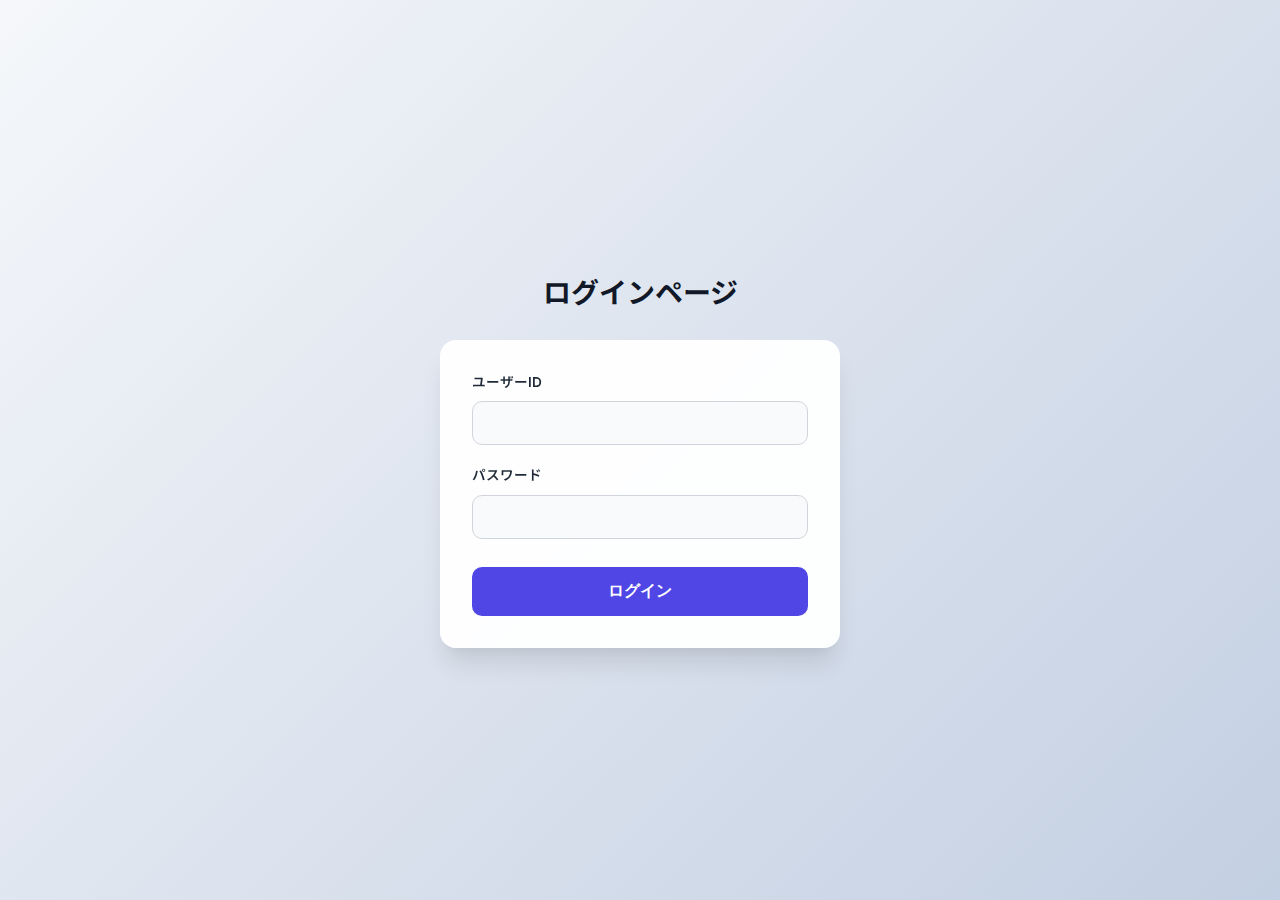
<file: index.html>
<!DOCTYPE html>
<html lang="ja">

<head>
  <meta charset="UTF-8">
  <title>ログイン</title>
  <link rel="stylesheet" href="style.css">
  <!-- test.jsを読み込み -->
  <script src="function.js"></script>
  <style>

  </style>
</head>

<body>
  <div class="container">
    <h1>ログインページ</h1>

    <div class="card">

      <span>ユーザーID</span>
      <input type="text" id="login_form" placeholder="">


      <span>パスワード</span>
      <input type="text" id="password_form" placeholder="">

      <button class="btn" onclick="submitFeedback()">ログイン</button>
    </div>

    <!-- FLAG{html_source_check_ok} -->
  </div>
</body>

</html>
</file>
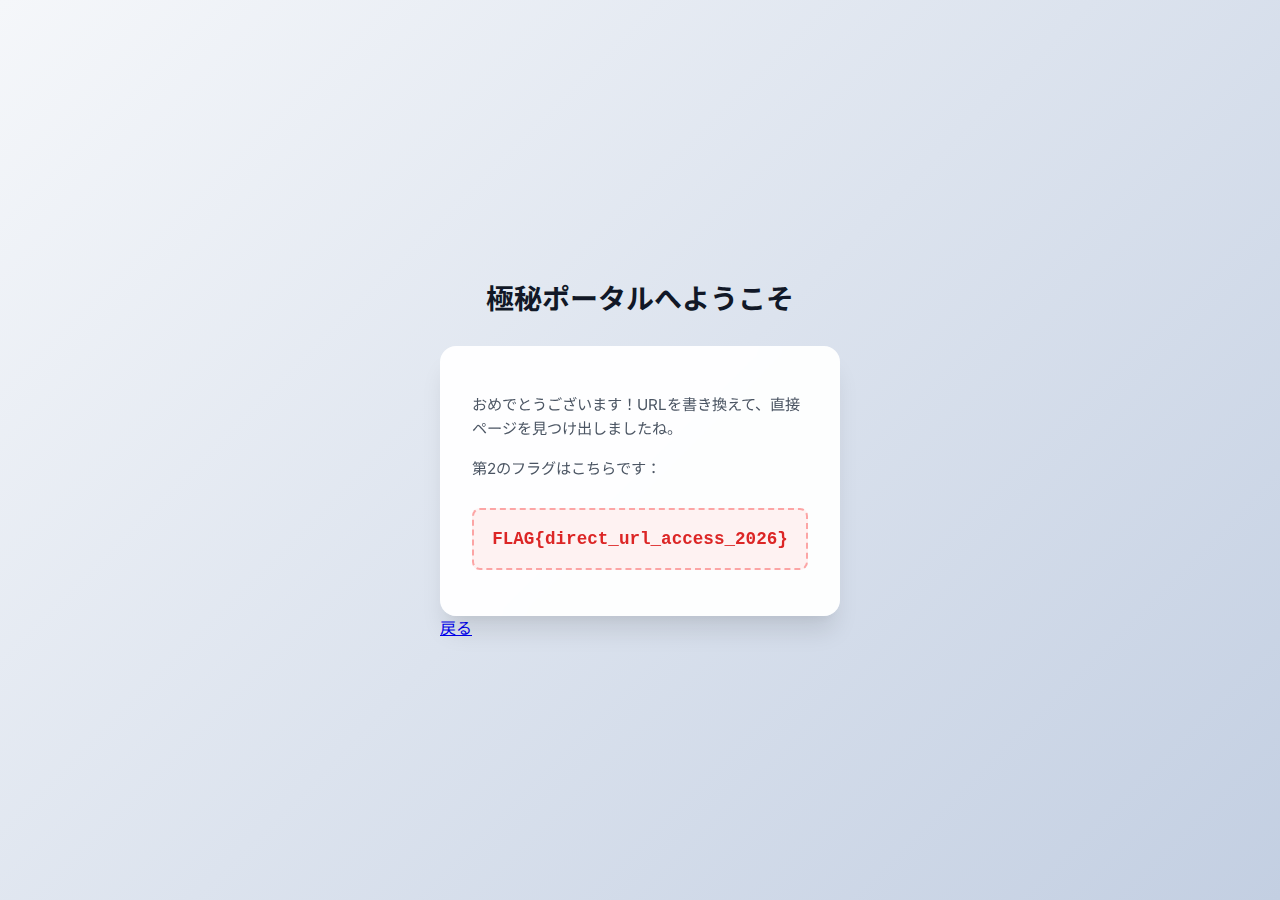
<file: admin_portal.html>
<!DOCTYPE html>
<html lang="ja">

<head>
  <meta charset="UTF-8">
  <title>管理者用ポータル</title>
  <link rel="stylesheet" href="style.css">
</head>

<body>
  <div class="container">
    <h1>極秘ポータルへようこそ</h1>
    <div class="card secret">
      <p>おめでとうございます！URLを書き換えて、直接ページを見つけ出しましたね。</p>
      <p>第2のフラグはこちらです：</p>
      <h2 class="flag">FLAG{direct_url_access_2026}</h2>
    </div>
    <a href="index.html">戻る</a>
  </div>
</body>

</html>
</file>
<file: style.css>
/* --- Google Fonts --- */
@import url('https://fonts.googleapis.com/css2?family=Inter:wght@400;600;700&family=Noto+Sans+JP:wght@400;700&display=swap');

:root {
  --primary-color: #4f46e5;
  --primary-hover: #4338ca;
  --bg-gradient: linear-gradient(135deg, #f5f7fa 0%, #c3cfe2 100%);
  --card-bg: rgba(255, 255, 255, 0.95);
  --text-main: #1f2937;
  --text-sub: #4b5563;
  --input-border: #d1d5db;
  --input-focus: #4f46e5;
  --flag-bg: #fef2f2;
  --flag-text: #dc2626;
  --radius: 16px;
  --shadow: 0 20px 25px -5px rgba(0, 0, 0, 0.1), 0 10px 10px -6px rgba(0, 0, 0, 0.04);
}

* {
  box-sizing: border-box;
}

body {
  margin: 0;
  padding: 0;
  font-family: 'Inter', 'Noto Sans JP', sans-serif;
  background: var(--bg-gradient);
  background-attachment: fixed;
  min-height: 100vh;
  display: flex;
  align-items: center;
  justify-content: center;
  color: var(--text-main);
  line-height: 1.6;
}

.container {
  width: 100%;
  max-width: 440px;
  padding: 20px;
  animation: fadeIn 0.6s ease-out;
}

@keyframes fadeIn {
  from {
    opacity: 0;
    transform: translateY(10px);
  }

  to {
    opacity: 1;
    transform: translateY(0);
  }
}

h1 {
  text-align: center;
  font-size: 1.75rem;
  font-weight: 700;
  margin-bottom: 1.5rem;
  color: #111827;
}

.card {
  background: var(--card-bg);
  padding: 2rem;
  border-radius: var(--radius);
  box-shadow: var(--shadow);
  backdrop-filter: blur(10px);
}


.card p {
  color: var(--text-sub);
  margin-bottom: 1rem;
  font-size: 0.95rem;
}

.card span {
  display: block;
  font-size: 0.85rem;
  font-weight: 600;
  margin-bottom: 0.5rem;
  color: var(--text-main);
}

input[type="text"],
input[type="password"] {
  width: 100%;
  padding: 12px 16px;
  margin-bottom: 1.25rem;
  border: 1px solid var(--input-border);
  border-radius: 10px;
  font-size: 1rem;
  transition: all 0.2s;
  outline: none;
  background-color: #f9fafb;
}

input[type="text"]:focus {
  border-color: var(--input-focus);
  background-color: #fff;
  box-shadow: 0 0 0 4px rgba(79, 70, 229, 0.1);
}

.btn {
  width: 100%;
  padding: 14px;
  background-color: var(--primary-color);
  color: white;
  border: none;
  border-radius: 10px;
  font-size: 1rem;
  font-weight: 600;
  cursor: pointer;
  transition: all 0.2s;
  margin-top: 0.5rem;
}

.btn:hover {
  background-color: var(--primary-hover);
  transform: translateY(-1px);
  box-shadow: 0 4px 12px rgba(79, 70, 229, 0.2);
}

.btn:active {
  transform: translateY(0);
}

.flag {
  display: inline-block;
  width: 100%;
  padding: 15px;
  background: var(--flag-bg);
  color: var(--flag-text);
  border: 2px dashed #fca5a5;
  border-radius: 8px;
  font-family: 'Courier New', Courier, monospace;
  font-size: 1.1rem;
  text-align: center;
  word-break: break-all;
  margin-top: 10px;
}

@media (max-width: 480px) {
  .container {
    padding: 15px;
  }

  .card {
    padding: 1.5rem;
  }

  h1 {
    font-size: 1.5rem;
  }

  .flag {
    font-size: 0.95rem;
  }
}
</file>
